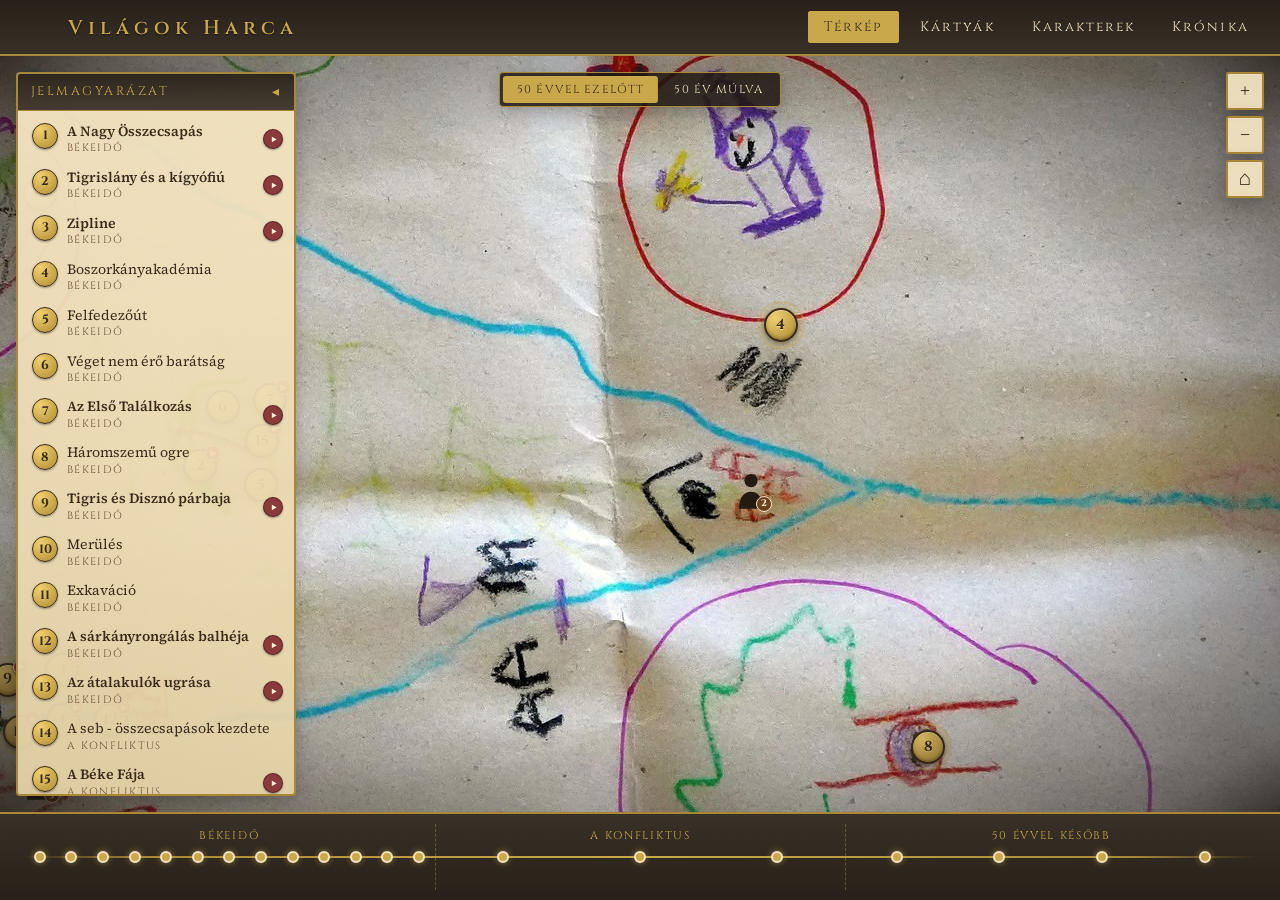
<file: index.html>
<!DOCTYPE html>
<html lang="hu">
<head>
  <meta charset="UTF-8" />
  <meta name="viewport" content="width=device-width, initial-scale=1.0, maximum-scale=5.0" />
  <meta name="description" content="Világok Harca — interaktív krónika az Aranyelme műhely gyermekei által teremtett világ történelméből." />
  <title>Világok Harca — Krónika</title>
  <link rel="preconnect" href="https://fonts.googleapis.com" />
  <link rel="preconnect" href="https://fonts.gstatic.com" crossorigin />
  <link href="https://fonts.googleapis.com/css2?family=Cinzel:wght@500;600;700&family=Cormorant+Garamond:ital,wght@0,400;0,600;1,400&family=Source+Serif+Pro:ital,wght@0,400;0,600;1,400&display=swap" rel="stylesheet" />
  <link rel="stylesheet" href="css/style.css?v=20" />
  <link rel="stylesheet" href="css/cards.css?v=20" />
</head>
<body class="view-map">
  <header class="topbar">
    <button class="menu-btn" id="menuBtn" aria-label="Menü">
      <span></span><span></span><span></span>
    </button>
    <h1 class="title">Világok Harca</h1>
    <nav class="view-nav" aria-label="Nézetváltó">
      <button class="nav-btn active" data-view="map">Térkép</button>
      <button class="nav-btn" data-view="gallery">Kártyák</button>
      <button class="nav-btn" data-view="characters">Karakterek</button>
      <button class="nav-btn" data-view="chronicle">Krónika</button>
      <button class="nav-btn" id="adminToggle" title="Szerkesztő mód">Szerkesztő</button>
    </nav>
  </header>

  <main id="app">
    <!-- MAP VIEW -->
    <section class="view map-view" id="mapView">
      <div class="map-viewport" id="mapViewport">
        <div class="map-canvas" id="mapCanvas">
          <img class="map-image" id="mapImage" src="assets/map/terkep_lo.jpg" alt="A világ térképe" draggable="false" decoding="async" fetchpriority="high" />
          <div class="hotspots-layer" id="hotspotsLayer" aria-label="Helyszínek"></div>
          <div class="hotspots-layer character-pins-layer" id="characterPinsLayer" aria-label="Karakterek"></div>
        </div>
        <div class="map-vignette" aria-hidden="true"></div>
        <div class="hotspot-preview" id="hotspotPreview" hidden aria-hidden="true">
          <div class="hotspot-preview-card">
            <div class="hotspot-preview-img"><img id="hotspotPreviewImg" alt="" /></div>
            <div class="hotspot-preview-meta">
              <span class="hotspot-preview-num" id="hotspotPreviewNum"></span>
              <span class="hotspot-preview-title" id="hotspotPreviewTitle"></span>
              <span class="hotspot-preview-era" id="hotspotPreviewEra"></span>
            </div>
          </div>
        </div>
      </div>

      <!-- LEGEND -->
      <aside class="map-legend" id="mapLegend" aria-label="Jelmagyarázat">
        <button class="legend-toggle" id="legendToggle" aria-expanded="true" aria-controls="legendBody">
          <span class="legend-toggle-label">Jelmagyarázat</span>
          <span class="legend-toggle-chevron" aria-hidden="true">◂</span>
        </button>
        <div class="legend-body" id="legendBody">
          <ol class="legend-list" id="legendList"></ol>
        </div>
      </aside>
      <div class="map-variant-switch" id="mapVariantSwitch" role="group" aria-label="Térkép kora">
        <button class="map-variant-btn active" data-variant="present" type="button">50 évvel ezelőtt</button>
        <button class="map-variant-btn" data-variant="future" type="button">50 év múlva</button>
      </div>
      <div class="map-controls" aria-label="Térképvezérlők">
        <button class="map-btn" id="zoomIn" aria-label="Nagyítás">+</button>
        <button class="map-btn" id="zoomOut" aria-label="Kicsinyítés">−</button>
        <button class="map-btn" id="zoomReset" aria-label="Eredeti méret">⌂</button>
      </div>
      <p class="map-hint" id="mapHint">Húzd a térképet, görgess a nagyításhoz. Kattints a pecsétekre.</p>
    </section>

    <!-- GALLERY VIEW -->
    <section class="view gallery-view" id="galleryView" hidden>
      <div class="gallery-filter">
        <label for="eraFilter">Szűrő:</label>
        <select id="eraFilter">
          <option value="all">Minden korszak</option>
        </select>
      </div>
      <div class="gallery-grid" id="galleryGrid"></div>
    </section>

    <!-- CHARACTERS VIEW -->
    <section class="view characters-view" id="charactersView" hidden>
      <div class="gallery-filter">
        <label for="characterEraFilter">Szűrő:</label>
        <select id="characterEraFilter">
          <option value="all">Minden korszak</option>
        </select>
      </div>
      <div class="gallery-grid characters-grid" id="charactersGrid"></div>
    </section>

    <!-- CHRONICLE VIEW -->
    <section class="view chronicle-view" id="chronicleView" hidden>
      <div class="chronicle-scroll">
        <div class="chronicle-eras" id="chronicleEras"></div>
      </div>
    </section>
  </main>

  <!-- TIMELINE -->
  <footer class="timeline" id="timeline" aria-label="Idővonal">
    <div class="timeline-track" id="timelineTrack">
      <div class="timeline-line"></div>
      <div class="timeline-nodes" id="timelineNodes"></div>
      <div class="timeline-eras" id="timelineEras"></div>
    </div>
  </footer>

  <!-- CARD MODAL -->
  <div class="modal-backdrop" id="cardModal" hidden>
    <div class="modal-frame" role="dialog" aria-modal="true" aria-labelledby="modalTitle">
      <button class="modal-close" id="modalClose" aria-label="Bezárás">✕</button>
      <div class="card-stage">
        <div class="card" id="cardEl">
          <div class="card-face card-front">
            <img id="cardFrontImg" alt="" />
          </div>
          <div class="card-face card-back">
            <img id="cardBackImg" alt="" />
          </div>
        </div>
        <p class="flip-hint">Kattints a kártyára a fordításhoz</p>
      </div>
      <div class="card-meta">
        <h2 id="modalTitle"></h2>
        <p class="card-era">
          <span class="card-number" id="modalNumber"></span>
          <span class="label" id="modalEraLabel">Korszak:</span> <span id="modalEra"></span>
        </p>
        <section class="card-description-section" id="modalDescriptionSection" hidden>
          <h3 class="card-description-title">Leírás</h3>
          <p class="card-description" id="modalDescription"></p>
        </section>
        <section class="card-video-section" id="modalVideoSection" hidden>
          <button class="card-video-btn" id="modalVideoBtn" type="button">
            <span class="card-video-icon" aria-hidden="true">▶</span>
            <span class="card-video-label">Nézd meg a videót</span>
            <span class="card-video-title" id="modalVideoTitle"></span>
          </button>
        </section>
      </div>
      <div class="modal-nav">
        <button class="modal-nav-btn" id="prevCard">◄ Előző</button>
        <button class="modal-nav-btn" id="nextCard">Következő ►</button>
      </div>
    </div>
  </div>

  <!-- VIDEO MODAL -->
  <div class="video-backdrop" id="videoModal" hidden>
    <div class="video-frame" role="dialog" aria-modal="true" aria-labelledby="videoModalTitle">
      <button class="video-close" id="videoClose" aria-label="Bezárás">✕</button>
      <h2 class="video-title" id="videoModalTitle"></h2>
      <p class="video-desc" id="videoModalDesc" hidden></p>
      <div class="video-embed">
        <iframe id="videoIframe"
          src=""
          title="YouTube videó"
          frameborder="0"
          allow="accelerometer; autoplay; clipboard-write; encrypted-media; gyroscope; picture-in-picture; web-share"
          referrerpolicy="strict-origin-when-cross-origin"
          allowfullscreen></iframe>
      </div>
      <p class="video-cards-hint" id="videoCardsHint"></p>
    </div>
  </div>

  <!-- ADMIN PANEL (in-page sidebar editor) -->
  <aside class="admin-panel" id="adminPanel" hidden aria-label="Szerkesztő">
    <h2 class="admin-title">Szerkesztő</h2>
    <div class="admin-mode-switch" id="adminModeSwitch" role="group" aria-label="Szerkesztés típusa">
      <button class="admin-mode-btn active" data-mode="moment" type="button">Momentum</button>
      <button class="admin-mode-btn" data-mode="character" type="button">Karakter</button>
    </div>
    <p class="admin-hint" id="adminHint">Kattints a térképre új pecsét elhelyezéséhez, vagy egy meglévő pecsétre a szerkesztéshez.</p>
    <div class="admin-coords" id="adminCoords">Pozíció: —</div>

    <!-- MOMENTUM CARD FIELDS -->
    <div id="adminMomentFields">
      <div class="admin-field">
        <label for="adminTitle">Cím</label>
        <input type="text" id="adminTitle" placeholder="pl. A Nagy Összecsapás" />
      </div>
      <div class="admin-field">
        <label for="adminEra">Korszak</label>
        <select id="adminEra"></select>
      </div>
      <div class="admin-field">
        <label for="adminChronology">Kronológia (sorrend a korszakon belül)</label>
        <input type="number" id="adminChronology" min="1" step="1" placeholder="pl. 1, 2, 3…" />
      </div>
      <div class="admin-field">
        <label for="adminDesc">Leírás</label>
        <textarea id="adminDesc" placeholder="Rövid leírás a pillanatról..."></textarea>
      </div>
      <div class="admin-field">
        <label for="adminFront">Előlap kép</label>
        <input type="text" id="adminFront" placeholder="assets/cards/mc_Xa.webp" />
      </div>
      <div class="admin-field">
        <label for="adminBack">Hátlap kép</label>
        <input type="text" id="adminBack" placeholder="assets/cards/mc_Xb.webp" />
      </div>
    </div>

    <!-- CHARACTER CARD FIELDS -->
    <div id="adminCharacterFields" hidden>
      <div class="admin-field">
        <label for="adminCharPicker">Meglévő karakter szerkesztése</label>
        <select id="adminCharPicker">
          <option value="">— Új karakter —</option>
        </select>
      </div>
      <div class="admin-field">
        <label for="adminCharName">Név</label>
        <input type="text" id="adminCharName" placeholder="pl. Bóna" />
      </div>
      <div class="admin-field">
        <label for="adminCharAge">Életkor (szám, opcionális)</label>
        <input type="number" id="adminCharAge" min="0" step="1" placeholder="pl. 37" />
      </div>
      <div class="admin-field">
        <label for="adminCharAgeLabel">Életkor-felirat (opcionális, felülírja a számot)</label>
        <input type="text" id="adminCharAgeLabel" placeholder="pl. 14–15 éves, varázsló" />
      </div>
      <div class="admin-field">
        <label for="adminCharEra">Korszak</label>
        <select id="adminCharEra"></select>
      </div>
      <div class="admin-field">
        <label for="adminCharDesc">Leírás (életrajz)</label>
        <textarea id="adminCharDesc" placeholder="Rövid leírás a karakterről..."></textarea>
      </div>
      <div class="admin-field">
        <label for="adminCharFront">Előlap kép</label>
        <input type="text" id="adminCharFront" placeholder="assets/cards/ch_Xa.webp" />
      </div>
      <div class="admin-field">
        <label for="adminCharBack">Hátlap kép</label>
        <input type="text" id="adminCharBack" placeholder="assets/cards/ch_Xb.webp" />
      </div>
    </div>

    <hr class="admin-divider" />
    <button class="admin-btn admin-btn-primary" id="adminSave">Mentés</button>
    <button class="admin-btn admin-btn-secondary" id="adminCancel" hidden>Mégsem</button>
    <button class="admin-btn admin-btn-danger" id="adminDelete" hidden>Pecsét törlése</button>
    <hr class="admin-divider" />
    <section class="admin-section" aria-label="GitHub szinkron">
      <h3 class="admin-section-title">Publikálás GitHub-ra</h3>
      <div class="admin-status" id="adminPublishStatus">Add meg a GitHub PAT-et (contents:write jogosultsággal), majd kattints a Publikálás gombra. A token ebben a böngészőben tárolódik.</div>
      <div class="admin-field">
        <label for="adminRepoOwner">Repo tulajdonos</label>
        <input type="text" id="adminRepoOwner" placeholder="aranyelme" />
      </div>
      <div class="admin-field">
        <label for="adminRepoName">Repo név</label>
        <input type="text" id="adminRepoName" placeholder="vilagok-harca" />
      </div>
      <div class="admin-field">
        <label for="adminRepoBranch">Branch</label>
        <input type="text" id="adminRepoBranch" placeholder="main" />
      </div>
      <div class="admin-field">
        <label for="adminToken">GitHub PAT</label>
        <input type="password" id="adminToken" placeholder="ghp_… vagy github_pat_…" autocomplete="off" spellcheck="false" />
      </div>
      <button class="admin-btn admin-btn-primary" id="adminPublish">Mentés és publikálás</button>
      <button class="admin-btn admin-btn-secondary" id="adminForgetToken">Token törlése a böngészőből</button>
    </section>
    <hr class="admin-divider" />
    <button class="admin-btn admin-btn-secondary" id="adminExport">JSON exportálás (letöltés)</button>
    <button class="admin-btn admin-btn-secondary" id="adminLock">Szerkesztő kizárása</button>
  </aside>

  <!-- SIDE DRAWER -->
  <aside class="drawer" id="drawer" hidden aria-label="Menü">
    <button class="drawer-close" id="drawerClose" aria-label="Bezárás">✕</button>
    <h2>Világok Harca</h2>
    <p class="drawer-sub">Az Aranyelme műhely krónikája</p>
    <nav class="drawer-nav">
      <button class="drawer-link" data-view="map">Térkép</button>
      <button class="drawer-link" data-view="gallery">Kártyagyűjtemény</button>
      <button class="drawer-link" data-view="characters">Karakterek</button>
      <button class="drawer-link" data-view="chronicle">Krónika</button>
    </nav>
    <p class="drawer-footer">Richard Fejes &amp; az Aranyelme műhely · 2026</p>
  </aside>

  <script src="js/data-loader.js?v=20"></script>
  <script src="js/map.js?v=20"></script>
  <script src="js/cards.js?v=20"></script>
  <script src="js/characters.js?v=20"></script>
  <script src="js/legend.js?v=20"></script>
  <script src="js/videos.js?v=20"></script>
  <script src="js/timeline.js?v=20"></script>
  <script src="js/chronicle.js?v=20"></script>
  <script src="js/github-sync.js?v=20"></script>
  <script src="js/admin.js?v=20"></script>
  <script src="js/app.js?v=20"></script>
</body>
</html>
</file>
<file: css/style.css>
/* =========================================================
   VILÁGOK HARCA — Core styles
   Fantasy archive aesthetic: parchment, ink, gold
   ========================================================= */

:root {
  --parchment: #f4e4c1;
  --parchment-light: #faf0d6;
  --parchment-dark: #e6d3a8;
  --ink: #3a2a1a;
  --ink-soft: #6b5238;
  --gold: #c9a84c;
  --gold-dim: #a88838;
  --red: #8b3a3a;
  --forest: #2d4a2d;
  --bg-deep: #1f1812;

  --shadow-soft: 0 4px 18px rgba(0, 0, 0, 0.25);
  --shadow-card: 0 10px 30px rgba(0, 0, 0, 0.45);
  --font-title: 'Cinzel', 'Cormorant Garamond', 'Times New Roman', serif;
  --font-body: 'Source Serif Pro', 'Georgia', serif;
  --topbar-h: 56px;
  --timeline-h: 88px;
}

* { box-sizing: border-box; }

html, body {
  margin: 0;
  padding: 0;
  height: 100%;
  background: var(--bg-deep);
  color: var(--ink);
  font-family: var(--font-body);
  -webkit-font-smoothing: antialiased;
  overflow: hidden;
}

body {
  background-color: var(--parchment);
  background-image:
    radial-gradient(ellipse at center, rgba(255, 244, 210, 0.25) 0%, transparent 60%),
    url("data:image/svg+xml;utf8,<svg xmlns='http://www.w3.org/2000/svg' width='400' height='400' viewBox='0 0 400 400'><filter id='n'><feTurbulence type='fractalNoise' baseFrequency='0.85' numOctaves='2' stitchTiles='stitch'/><feColorMatrix values='0 0 0 0 0.22, 0 0 0 0 0.16, 0 0 0 0 0.10, 0 0 0 0.08 0'/></filter><rect width='400' height='400' filter='url(%23n)' opacity='0.6'/></svg>");
  background-blend-mode: multiply;
}

/* =========================================================
   TOPBAR
   ========================================================= */
.topbar {
  position: fixed;
  top: 0;
  left: 0;
  right: 0;
  height: var(--topbar-h);
  display: flex;
  align-items: center;
  padding: 0 1rem;
  background: linear-gradient(to bottom, rgba(31, 24, 18, 0.96), rgba(31, 24, 18, 0.88));
  color: var(--parchment);
  border-bottom: 2px solid var(--gold-dim);
  z-index: 100;
  gap: 1rem;
}

.menu-btn {
  background: transparent;
  border: none;
  cursor: pointer;
  width: 36px;
  height: 36px;
  display: flex;
  flex-direction: column;
  justify-content: center;
  gap: 4px;
  padding: 0;
}
.menu-btn span {
  display: block;
  height: 2px;
  background: var(--gold);
  border-radius: 1px;
}

.title {
  font-family: var(--font-title);
  font-weight: 600;
  font-size: 1.25rem;
  letter-spacing: 0.25em;
  margin: 0;
  color: var(--gold);
  text-shadow: 0 1px 2px rgba(0, 0, 0, 0.6);
  flex: 1;
}

.view-nav {
  display: flex;
  gap: 0.4rem;
}

.nav-btn {
  font-family: var(--font-title);
  background: transparent;
  color: var(--parchment);
  border: 1px solid transparent;
  padding: 0.4rem 0.9rem;
  font-size: 0.85rem;
  letter-spacing: 0.15em;
  cursor: pointer;
  border-radius: 2px;
  transition: all 0.2s ease;
}
.nav-btn:hover:not(:disabled) {
  border-color: var(--gold-dim);
  color: var(--gold);
}
.nav-btn.active {
  background: var(--gold);
  color: var(--ink);
  border-color: var(--gold);
}
.nav-btn:disabled {
  opacity: 0.4;
  cursor: not-allowed;
}
#adminToggle { display: none; }
body.admin-unlocked #adminToggle { display: inline-block; }

/* =========================================================
   MAIN / VIEWS
   ========================================================= */
main {
  position: fixed;
  top: var(--topbar-h);
  bottom: var(--timeline-h);
  left: 0;
  right: 0;
  overflow: hidden;
}

.view { width: 100%; height: 100%; }

/* =========================================================
   MAP VIEW
   ========================================================= */
.map-view { position: relative; }

.map-viewport {
  position: absolute;
  inset: 0;
  overflow: hidden;
  cursor: grab;
  background:
    radial-gradient(ellipse at center, #2a2018 0%, #15100a 100%);
  /* Isolate map rendering so paint/layout don't spill into the rest of the page. */
  contain: strict;
}

.map-viewport.dragging { cursor: grabbing; }

.map-canvas {
  position: absolute;
  top: 50%;
  left: 50%;
  transform-origin: 0 0;
  will-change: transform;
  user-select: none;
  /* Promote to its own compositor layer so pan/zoom is GPU-only. */
  transform: translateZ(0);
  backface-visibility: hidden;
}

.map-image {
  display: block;
  width: 100%;
  height: 100%;
  max-width: none;
  pointer-events: none;
  /* Filter is baked into the image files (terkep_lo/md/hi.jpg) — no CSS filter. */
  /* Lower-cost scaling during transforms. */
  image-rendering: auto;
}

.map-vignette {
  position: absolute;
  inset: 0;
  pointer-events: none;
  background: radial-gradient(
    ellipse at center,
    transparent 55%,
    rgba(31, 24, 18, 0.55) 90%,
    rgba(31, 24, 18, 0.85) 100%
  );
  /* Vignette is a pure overlay; keep it off the map canvas's compositing path. */
  will-change: opacity;
  transition: opacity 0.2s ease;
}

/* Adaptive quality: during pan/zoom drop costly animations to keep 60fps.
   The LOD swapper in map.js also holds back higher-res image upgrades
   until interaction ends. */
.map-viewport.interacting .hotspot::after { animation: none; opacity: 0.25; }
.map-viewport.interacting .map-vignette { opacity: 0.4; }

.hotspots-layer {
  position: absolute;
  top: 0;
  left: 0;
  width: 100%;
  height: 100%;
  pointer-events: none;
}

.hotspot {
  position: absolute;
  width: 34px;
  height: 34px;
  transform: translate(-50%, -50%);
  cursor: pointer;
  pointer-events: auto;
  border: 2px solid var(--ink);
  border-radius: 50%;
  background: radial-gradient(circle at 30% 25%, #f0d070 0%, var(--gold) 55%, var(--gold-dim) 100%);
  padding: 0;
  z-index: 5;
  box-shadow:
    0 0 10px rgba(201, 168, 76, 0.7),
    0 2px 5px rgba(0, 0, 0, 0.5),
    inset 0 1px 1px rgba(255, 240, 200, 0.55),
    inset 0 -2px 3px rgba(0, 0, 0, 0.25);
  transition: transform 0.15s ease, box-shadow 0.15s ease;
}

.hotspot::after {
  content: '';
  position: absolute;
  top: 50%;
  left: 50%;
  transform: translate(-50%, -50%);
  width: 44px;
  height: 44px;
  border-radius: 50%;
  border: 2px solid var(--gold);
  opacity: 0.35;
  animation: hotspotPulse 2.4s ease-in-out infinite;
  z-index: -1;
  pointer-events: none;
}

.hotspot-num {
  font-family: var(--font-title);
  font-weight: 700;
  font-size: 0.9rem;
  letter-spacing: 0;
  color: var(--ink);
  line-height: 1;
  text-shadow: 0 1px 0 rgba(255, 240, 200, 0.55);
  display: block;
  position: relative;
  z-index: 1;
  pointer-events: none;
  user-select: none;
}

.hotspot:hover {
  transform: translate(-50%, -50%) scale(1.15);
  box-shadow:
    0 0 16px rgba(201, 168, 76, 0.95),
    0 4px 8px rgba(0, 0, 0, 0.5),
    inset 0 1px 1px rgba(255, 240, 200, 0.7),
    inset 0 -2px 3px rgba(0, 0, 0, 0.25);
  z-index: 6;
}

.hotspot.active {
  box-shadow:
    0 0 0 3px var(--parchment),
    0 0 18px rgba(201, 168, 76, 0.95),
    0 4px 10px rgba(0, 0, 0, 0.5);
}

.hotspot.legend-highlight {
  transform: translate(-50%, -50%) scale(1.35);
  box-shadow:
    0 0 0 3px var(--parchment),
    0 0 22px rgba(240, 208, 112, 1),
    0 4px 12px rgba(0, 0, 0, 0.55),
    inset 0 1px 1px rgba(255, 240, 200, 0.8),
    inset 0 -2px 3px rgba(0, 0, 0, 0.25);
  z-index: 7;
}
.hotspot.legend-highlight::after {
  opacity: 0.75;
  animation-duration: 1.2s;
}

@keyframes hotspotPulse {
  0%, 100% {
    transform: translate(-50%, -50%) scale(0.7);
    opacity: 0.55;
  }
  50% {
    transform: translate(-50%, -50%) scale(1.35);
    opacity: 0.05;
  }
}

.hotspot.dimmed { opacity: 0.18; pointer-events: none; }

/* Character pins — the marker SHAPE itself is a head-and-shoulders figure, so
   a person reads as a person on the map regardless of colour, clearly apart
   from the round moment seals. Drawn as a CSS mask so the silhouette is the
   pin's actual outline; a small number badge sits in the corner. */
.hotspot.character-pin {
  width: 30px;
  height: 38px;
  background: none;
  border: none;
  border-radius: 0;
  box-shadow: none;
}
.hotspot.character-pin::after { content: none; }

/* The figure: a solid silhouette masked into a head + shoulders shape. The
   pale glow + dark fill is only for legibility on the map — the shape carries
   the meaning. */
.hotspot.character-pin::before {
  content: '';
  position: absolute;
  inset: 0;
  background: #241a10;
  -webkit-mask: center / contain no-repeat var(--char-figure);
  mask: center / contain no-repeat var(--char-figure);
  filter:
    drop-shadow(0 0 1.5px rgba(244, 228, 193, 0.95))
    drop-shadow(0 1px 1px rgba(0, 0, 0, 0.6));
}
.hotspot.character-pin {
  --char-figure: url("data:image/svg+xml,%3Csvg xmlns='http://www.w3.org/2000/svg' viewBox='0 0 24 30'%3E%3Ccircle cx='12' cy='7.4' r='5.3'/%3E%3Cpath d='M2.4 30C2.4 20.8 6.6 16.4 12 16.4S21.6 20.8 21.6 30Z'/%3E%3C/svg%3E");
}

/* Number badge tucked at the lower-right so it never covers the figure. */
.hotspot.character-pin .character-pin-num {
  position: absolute;
  right: -6px;
  bottom: -3px;
  min-width: 16px;
  height: 16px;
  padding: 0 3px;
  display: flex;
  align-items: center;
  justify-content: center;
  background: #6b4220;
  color: #fff4d8;
  border: 1.5px solid var(--parchment);
  border-radius: 8px;
  font-family: var(--font-title);
  font-weight: 700;
  font-size: 0.6rem;
  line-height: 1;
  text-shadow: none;
  z-index: 2;
}

.hotspot.character-pin:hover {
  transform: translate(-50%, -50%) scale(1.18);
}
.hotspot.character-pin:hover::before {
  filter:
    drop-shadow(0 0 2px rgba(244, 228, 193, 1))
    drop-shadow(0 1px 2px rgba(0, 0, 0, 0.7));
}

/* Small play-triangle badge on pins whose card has an associated video. */
.hotspot-video-badge {
  position: absolute;
  top: -6px;
  right: -6px;
  width: 16px;
  height: 16px;
  border-radius: 50%;
  background: var(--red);
  color: var(--parchment-light);
  border: 1.5px solid var(--parchment);
  font-size: 0.55rem;
  line-height: 1;
  display: flex;
  align-items: center;
  justify-content: center;
  padding-left: 1px;
  box-shadow: 0 1px 3px rgba(0, 0, 0, 0.5);
  pointer-events: none;
  z-index: 2;
}
.hotspot.has-video:hover .hotspot-video-badge {
  transform: scale(1.1);
  transition: transform 0.15s ease;
}

/* =========================================================
   HOTSPOT HOVER PREVIEW
   ========================================================= */
.hotspot-preview {
  position: absolute;
  z-index: 40;
  pointer-events: none;
  opacity: 0;
  transform: translateY(4px);
  transition: opacity 0.18s ease, transform 0.18s ease;
  filter: drop-shadow(0 10px 18px rgba(0, 0, 0, 0.55));
}
.hotspot-preview:not([hidden]) {
  opacity: 1;
  transform: translateY(0);
}

.hotspot-preview-card {
  width: 220px;
  background: var(--parchment);
  border: 2px solid var(--gold);
  border-radius: 4px;
  padding: 8px 8px 10px;
  font-family: var(--font-body);
  color: var(--ink);
  background-image:
    radial-gradient(ellipse at 20% 15%, rgba(201, 168, 76, 0.15) 0%, transparent 50%),
    radial-gradient(ellipse at 80% 85%, rgba(139, 58, 58, 0.1) 0%, transparent 50%);
}

.hotspot-preview-img {
  width: 100%;
  aspect-ratio: 3 / 5;
  background: var(--parchment-dark);
  border: 1px solid var(--ink-soft);
  overflow: hidden;
  display: flex;
  align-items: center;
  justify-content: center;
}
.hotspot-preview-img img {
  width: 100%;
  height: 100%;
  object-fit: contain;
  display: block;
}

.hotspot-preview-meta {
  padding: 6px 2px 0;
  display: flex;
  flex-direction: column;
  gap: 2px;
  text-align: center;
}
.hotspot-preview-num {
  font-family: var(--font-title);
  font-size: 0.72rem;
  letter-spacing: 0.15em;
  color: var(--gold-dim);
}
.hotspot-preview-num::before { content: '№ '; }
.hotspot-preview-num:empty { display: none; }
.hotspot-preview-title {
  font-family: var(--font-title);
  font-size: 0.88rem;
  letter-spacing: 0.04em;
  color: var(--ink);
  line-height: 1.2;
}
.hotspot-preview-era {
  font-style: italic;
  font-size: 0.78rem;
  color: var(--ink-soft);
}

/* =========================================================
   MAP LEGEND (collapsible)
   ========================================================= */
.map-legend {
  position: absolute;
  left: 16px;
  top: 16px;
  bottom: 16px;
  width: 280px;
  display: flex;
  flex-direction: column;
  z-index: 20;
  font-family: var(--font-body);
  color: var(--ink);
  background: linear-gradient(180deg, rgba(244, 228, 193, 0.96), rgba(230, 211, 168, 0.94));
  border: 2px solid var(--gold-dim);
  border-radius: 4px;
  box-shadow: var(--shadow-soft);
  transition: width 0.25s ease, transform 0.25s ease;
  overflow: hidden;
}

.map-legend.collapsed {
  width: 44px;
}
.map-legend.collapsed .legend-body { display: none; }
.map-legend.collapsed .legend-toggle-label { display: none; }
.map-legend.collapsed .legend-toggle-chevron { transform: rotate(180deg); }

.legend-toggle {
  display: flex;
  align-items: center;
  justify-content: space-between;
  gap: 0.5rem;
  background: linear-gradient(to bottom, rgba(31, 24, 18, 0.92), rgba(31, 24, 18, 0.82));
  color: var(--gold);
  border: none;
  border-bottom: 1px solid var(--gold-dim);
  padding: 0.55rem 0.8rem;
  font-family: var(--font-title);
  font-size: 0.78rem;
  letter-spacing: 0.2em;
  text-transform: uppercase;
  cursor: pointer;
  width: 100%;
}
.legend-toggle:hover { color: #f0d070; }
.legend-toggle-chevron {
  display: inline-block;
  transition: transform 0.2s ease;
  font-size: 0.85rem;
  color: var(--gold);
}

.legend-body {
  flex: 1;
  overflow-y: auto;
  padding: 0.4rem 0.3rem 0.4rem 0.5rem;
}

.legend-list {
  list-style: none;
  margin: 0;
  padding: 0;
  display: flex;
  flex-direction: column;
  gap: 2px;
}

.legend-item {
  display: flex;
  align-items: flex-start;
  gap: 0.55rem;
  padding: 0.35rem 0.4rem;
  border-radius: 3px;
  cursor: pointer;
  transition: background 0.15s ease;
}
.legend-item:hover {
  background: rgba(201, 168, 76, 0.22);
}

.legend-num {
  flex: 0 0 26px;
  height: 26px;
  min-width: 26px;
  border-radius: 50%;
  background: radial-gradient(circle at 30% 25%, #f0d070, var(--gold) 60%, var(--gold-dim));
  border: 1.5px solid var(--ink);
  color: var(--ink);
  font-family: var(--font-title);
  font-weight: 700;
  font-size: 0.78rem;
  display: flex;
  align-items: center;
  justify-content: center;
  box-shadow: 0 1px 2px rgba(0, 0, 0, 0.35);
}

.legend-text {
  display: flex;
  flex-direction: column;
  line-height: 1.25;
  min-width: 0;
}
.legend-title {
  font-family: var(--font-body);
  font-size: 0.88rem;
  color: var(--ink);
  overflow-wrap: break-word;
}
.legend-era {
  font-family: var(--font-title);
  font-size: 0.66rem;
  letter-spacing: 0.12em;
  text-transform: uppercase;
  color: var(--ink-soft);
  margin-top: 2px;
}

.legend-video-badge {
  flex: 0 0 auto;
  align-self: center;
  margin-left: auto;
  width: 20px;
  height: 20px;
  border-radius: 50%;
  background: var(--red);
  color: var(--parchment-light);
  font-size: 0.62rem;
  line-height: 1;
  display: flex;
  align-items: center;
  justify-content: center;
  padding-left: 1.5px;
  border: 1px solid rgba(0, 0, 0, 0.35);
  box-shadow: 0 1px 2px rgba(0, 0, 0, 0.4);
}
.legend-item.has-video .legend-title {
  font-weight: 600;
}

body.admin-active .map-legend { display: none; }

@media (max-width: 720px) {
  .map-legend { width: 240px; left: 10px; top: 10px; bottom: 10px; }
  .map-legend.collapsed { width: 42px; }
}
@media (max-width: 520px) {
  .map-legend { width: 220px; }
}

.map-controls {
  position: absolute;
  right: 16px;
  top: 16px;
  display: flex;
  flex-direction: column;
  gap: 6px;
  z-index: 10;
}

.map-btn {
  width: 38px;
  height: 38px;
  font-family: var(--font-title);
  font-size: 1.3rem;
  background: rgba(244, 228, 193, 0.94);
  color: var(--ink);
  border: 2px solid var(--gold-dim);
  border-radius: 3px;
  cursor: pointer;
  box-shadow: var(--shadow-soft);
  transition: background 0.15s;
}
.map-btn:hover { background: var(--gold); }

.map-hint {
  position: absolute;
  bottom: 10px;
  left: 50%;
  transform: translateX(-50%);
  font-family: var(--font-body);
  font-style: italic;
  font-size: 0.82rem;
  color: var(--parchment);
  background: rgba(31, 24, 18, 0.65);
  padding: 0.4rem 0.9rem;
  border-radius: 20px;
  pointer-events: none;
  opacity: 0.85;
  animation: hintFade 6s ease-out forwards;
}
@keyframes hintFade {
  0%, 70% { opacity: 0.85; }
  100% { opacity: 0; }
}

.map-variant-switch {
  position: absolute;
  top: 16px;
  left: 50%;
  transform: translateX(-50%);
  display: flex;
  gap: 2px;
  z-index: 10;
  background: rgba(31, 24, 18, 0.85);
  border: 1px solid var(--gold-dim);
  border-radius: 4px;
  padding: 3px;
  box-shadow: var(--shadow-soft);
}
.map-variant-btn {
  font-family: var(--font-title);
  font-size: 0.72rem;
  letter-spacing: 0.1em;
  text-transform: uppercase;
  background: transparent;
  color: var(--parchment);
  border: none;
  padding: 6px 14px;
  cursor: pointer;
  border-radius: 3px;
  transition: background 0.15s, color 0.15s;
}
.map-variant-btn:hover { background: rgba(201, 168, 76, 0.25); }
.map-variant-btn.active {
  background: var(--gold);
  color: var(--ink);
}
@media (max-width: 640px) {
  .map-variant-switch { top: 8px; }
  .map-variant-btn { padding: 5px 10px; font-size: 0.66rem; }
}

/* =========================================================
   GALLERY VIEW
   ========================================================= */
.gallery-view,
.characters-view {
  overflow-y: auto;
  padding: 2rem 1.5rem 3rem;
}

.gallery-filter {
  display: flex;
  align-items: center;
  gap: 0.8rem;
  max-width: 1200px;
  margin: 0 auto 2rem;
  font-family: var(--font-title);
  letter-spacing: 0.1em;
  color: var(--ink);
}

.gallery-filter select {
  font-family: var(--font-body);
  background: var(--parchment-light);
  border: 1px solid var(--ink-soft);
  padding: 0.4rem 0.7rem;
  color: var(--ink);
  border-radius: 3px;
  font-size: 1rem;
}

.gallery-grid {
  display: grid;
  grid-template-columns: repeat(auto-fill, minmax(200px, 1fr));
  gap: 1.6rem;
  max-width: 1200px;
  margin: 0 auto;
}

.gallery-card {
  position: relative;
  aspect-ratio: 3 / 5;
  background: var(--parchment-light);
  border: 1px solid var(--ink-soft);
  box-shadow: var(--shadow-soft);
  cursor: pointer;
  overflow: hidden;
  transition: transform 0.25s ease, box-shadow 0.25s ease;
}
.gallery-card:hover {
  transform: translateY(-4px) rotate(-0.4deg);
  box-shadow: 0 12px 28px rgba(0, 0, 0, 0.35);
}
.gallery-card img {
  width: 100%;
  height: 100%;
  object-fit: contain;
  background: var(--parchment-dark);
  display: block;
}
.gallery-card .gc-label {
  position: absolute;
  left: 0;
  right: 0;
  bottom: 0;
  padding: 0.6rem 0.8rem;
  background: linear-gradient(to top, rgba(31, 24, 18, 0.9), transparent);
  color: var(--parchment);
  font-family: var(--font-title);
  font-size: 0.82rem;
  letter-spacing: 0.05em;
}
.gallery-card.placeholder {
  display: flex;
  align-items: center;
  justify-content: center;
  color: var(--ink-soft);
  font-style: italic;
  font-size: 0.85rem;
  text-align: center;
  padding: 1rem;
}

.gallery-video-badge {
  position: absolute;
  top: 8px;
  right: 8px;
  width: 28px;
  height: 28px;
  border-radius: 50%;
  background: var(--red);
  color: var(--parchment-light);
  font-size: 0.78rem;
  line-height: 1;
  display: flex;
  align-items: center;
  justify-content: center;
  padding-left: 2px;
  border: 1.5px solid var(--parchment);
  box-shadow: 0 2px 6px rgba(0, 0, 0, 0.45);
  pointer-events: none;
}

/* =========================================================
   TIMELINE
   ========================================================= */
.timeline {
  position: fixed;
  bottom: 0;
  left: 0;
  right: 0;
  height: var(--timeline-h);
  background: linear-gradient(to top, rgba(31, 24, 18, 0.96), rgba(31, 24, 18, 0.88));
  border-top: 2px solid var(--gold-dim);
  padding: 0.6rem 1.5rem;
  z-index: 50;
}

.timeline-track {
  position: relative;
  width: 100%;
  height: 100%;
}

.timeline-line {
  position: absolute;
  top: 50%;
  left: 0;
  right: 0;
  height: 2px;
  background: linear-gradient(
    to right,
    transparent,
    var(--gold-dim) 10%,
    var(--gold) 50%,
    var(--gold-dim) 90%,
    transparent
  );
  transform: translateY(-50%);
}

.timeline-nodes {
  position: absolute;
  top: 0;
  left: 0;
  right: 0;
  bottom: 0;
  pointer-events: none;
}

.timeline-node {
  position: absolute;
  top: 50%;
  width: 12px;
  height: 12px;
  border-radius: 50%;
  background: var(--gold);
  border: 2px solid var(--parchment);
  transform: translate(-50%, -50%);
  cursor: pointer;
  pointer-events: auto;
  box-shadow: 0 0 6px rgba(201, 168, 76, 0.6);
  transition: transform 0.15s;
}
.timeline-node:hover { transform: translate(-50%, -50%) scale(1.4); }

.timeline-eras {
  position: absolute;
  top: 0;
  left: 0;
  right: 0;
  bottom: 0;
}

.timeline-era {
  position: absolute;
  top: 0;
  bottom: 0;
  display: flex;
  align-items: flex-start;
  justify-content: center;
  padding-top: 4px;
  border-left: 1px dashed rgba(201, 168, 76, 0.35);
  cursor: pointer;
  transition: background 0.2s;
}
.timeline-era:first-child { border-left: none; }
.timeline-era:hover { background: rgba(201, 168, 76, 0.1); }
.timeline-era.active { background: rgba(201, 168, 76, 0.18); }
.timeline-era-label {
  font-family: var(--font-title);
  font-size: 0.7rem;
  letter-spacing: 0.15em;
  color: var(--gold);
  text-transform: uppercase;
  white-space: nowrap;
  overflow: hidden;
  text-overflow: ellipsis;
  max-width: 95%;
  text-align: center;
}
.timeline-era.active .timeline-era-label { color: var(--parchment); font-weight: 700; }

.timeline-reset {
  position: absolute;
  right: 8px;
  top: 4px;
  background: transparent;
  border: 1px solid var(--gold-dim);
  color: var(--gold);
  font-family: var(--font-title);
  font-size: 0.7rem;
  letter-spacing: 0.1em;
  padding: 0.2rem 0.5rem;
  border-radius: 2px;
  cursor: pointer;
}
.timeline-reset:hover { background: var(--gold); color: var(--ink); }

/* =========================================================
   DRAWER
   ========================================================= */
.drawer {
  position: fixed;
  top: 0;
  left: 0;
  bottom: 0;
  width: 300px;
  background: var(--parchment);
  box-shadow: 4px 0 24px rgba(0, 0, 0, 0.4);
  padding: 1.5rem;
  z-index: 200;
  transform: translateX(-100%);
  transition: transform 0.25s ease;
  border-right: 4px solid var(--gold);
}
.drawer:not([hidden]) { transform: translateX(0); }
.drawer h2 {
  font-family: var(--font-title);
  color: var(--ink);
  letter-spacing: 0.2em;
  margin: 2rem 0 0.2rem;
}
.drawer-sub {
  font-style: italic;
  color: var(--ink-soft);
  margin: 0 0 1.5rem;
}
.drawer-close {
  position: absolute;
  top: 10px;
  right: 12px;
  background: transparent;
  border: none;
  font-size: 1.4rem;
  cursor: pointer;
  color: var(--ink);
}
.drawer-nav { display: flex; flex-direction: column; gap: 0.4rem; }
.drawer-link {
  font-family: var(--font-title);
  background: transparent;
  border: 1px solid var(--ink-soft);
  padding: 0.6rem 0.8rem;
  text-align: left;
  color: var(--ink);
  letter-spacing: 0.1em;
  cursor: pointer;
}
.drawer-link:hover { background: var(--gold); border-color: var(--gold); }
.drawer-footer {
  position: absolute;
  bottom: 1rem;
  left: 1.5rem;
  right: 1.5rem;
  font-style: italic;
  font-size: 0.78rem;
  color: var(--ink-soft);
  margin: 0;
}

/* =========================================================
   ADMIN PANEL (in-page sidebar editor)
   ========================================================= */
.admin-panel {
  position: fixed;
  top: var(--topbar-h);
  right: 0;
  width: 380px;
  bottom: var(--timeline-h);
  background: linear-gradient(180deg, rgba(31, 24, 18, 0.97), rgba(31, 24, 18, 0.92));
  border-left: 2px solid var(--gold-dim);
  padding: 1.2rem 1.3rem;
  overflow-y: auto;
  color: var(--parchment);
  z-index: 90;
  box-shadow: -6px 0 20px rgba(0, 0, 0, 0.35);
}

body.admin-active main { right: 380px; }

.admin-title {
  font-family: var(--font-title);
  color: var(--gold);
  letter-spacing: 0.2em;
  text-transform: uppercase;
  font-size: 1rem;
  margin: 0 0 0.5rem;
  padding-bottom: 0.4rem;
  border-bottom: 1px solid var(--gold-dim);
}

/* Momentum / Karakter editor toggle. */
.admin-mode-switch {
  display: flex;
  gap: 0;
  margin: 0 0 0.8rem;
  border: 1px solid var(--gold-dim);
  border-radius: 4px;
  overflow: hidden;
}
.admin-mode-btn {
  flex: 1;
  font-family: var(--font-title);
  text-transform: uppercase;
  letter-spacing: 0.1em;
  font-size: 0.74rem;
  padding: 0.5rem 0.4rem;
  background: rgba(244, 228, 193, 0.05);
  color: var(--parchment-dark);
  border: none;
  cursor: pointer;
  transition: background 0.15s ease, color 0.15s ease;
}
.admin-mode-btn + .admin-mode-btn { border-left: 1px solid var(--gold-dim); }
.admin-mode-btn:hover { background: rgba(201, 168, 76, 0.18); }
.admin-mode-btn.active {
  background: var(--gold);
  color: var(--ink);
}

.admin-hint {
  font-style: italic;
  color: var(--parchment-dark);
  font-size: 0.85rem;
  line-height: 1.4;
  margin: 0 0 1rem;
}

.admin-coords {
  background: rgba(201, 168, 76, 0.12);
  border: 1px solid var(--gold-dim);
  color: var(--gold);
  font-family: 'Courier New', monospace;
  font-size: 0.8rem;
  padding: 0.45rem 0.6rem;
  border-radius: 3px;
  margin-bottom: 1rem;
}

.admin-field {
  display: flex;
  flex-direction: column;
  margin-bottom: 0.8rem;
}
.admin-field label {
  font-family: var(--font-title);
  text-transform: uppercase;
  color: var(--gold-dim);
  font-size: 0.72rem;
  letter-spacing: 0.12em;
  margin-bottom: 0.3rem;
}
.admin-field input,
.admin-field select,
.admin-field textarea {
  font-family: var(--font-body);
  background: rgba(244, 228, 193, 0.08);
  border: 1px solid var(--gold-dim);
  color: var(--parchment);
  font-size: 0.9rem;
  padding: 0.45rem 0.6rem;
  border-radius: 3px;
}
.admin-field input:focus,
.admin-field select:focus,
.admin-field textarea:focus {
  outline: none;
  border-color: var(--gold);
  box-shadow: 0 0 6px rgba(201, 168, 76, 0.3);
}
.admin-field textarea {
  min-height: 70px;
  resize: vertical;
}
.admin-field select option {
  background: var(--bg-deep);
  color: var(--parchment);
}

.admin-divider {
  border: none;
  border-top: 1px solid rgba(201, 168, 76, 0.25);
  margin: 1rem 0 0.8rem;
}

.admin-btn {
  font-family: var(--font-title);
  font-size: 0.78rem;
  letter-spacing: 0.1em;
  text-transform: uppercase;
  padding: 0.55rem 0.9rem;
  cursor: pointer;
  border-radius: 3px;
  width: 100%;
  margin-bottom: 0.4rem;
  transition: background 0.2s, color 0.2s;
}
.admin-btn-primary {
  background: var(--gold-dim);
  color: var(--ink);
  border: 1px solid var(--gold);
}
.admin-btn-primary:hover { background: var(--gold); }
.admin-btn-secondary {
  background: transparent;
  border: 1px solid var(--gold-dim);
  color: var(--parchment-dark);
}
.admin-btn-secondary:hover {
  background: rgba(201, 168, 76, 0.12);
  color: var(--gold);
}
.admin-btn-danger {
  background: transparent;
  border: 1px solid var(--red);
  color: #d97878;
}
.admin-btn-danger:hover {
  background: var(--red);
  color: var(--parchment);
}

/* Red ghost pin shown while a card is being placed or moved. */
.admin-new-pin {
  position: absolute;
  width: 20px;
  height: 20px;
  transform: translate(-50%, -50%);
  border-radius: 50%;
  background: radial-gradient(circle at 30% 30%, #e05555, #8b3a3a);
  border: 2px solid var(--parchment);
  box-shadow: 0 0 10px rgba(224, 85, 85, 0.75);
  pointer-events: none;
  animation: adminPinPulse 1.4s ease-in-out infinite;
  z-index: 6;
}
@keyframes adminPinPulse {
  0%, 100% { box-shadow: 0 0 10px rgba(224, 85, 85, 0.6); }
  50%      { box-shadow: 0 0 18px rgba(224, 85, 85, 0.95); }
}

body.admin-active .map-viewport { cursor: crosshair; }
body.admin-active .map-viewport.dragging { cursor: grabbing; }
body.admin-active .hotspot { cursor: grab; touch-action: none; }
body.admin-active .hotspot.dragging { cursor: grabbing; }

/* Settings block inside the admin panel (GitHub sync config). */
.admin-section {
  margin-top: 0.6rem;
}
.admin-section-title {
  font-family: var(--font-title);
  text-transform: uppercase;
  color: var(--gold);
  letter-spacing: 0.15em;
  font-size: 0.72rem;
  margin: 0 0 0.5rem;
}
.admin-status {
  font-size: 0.8rem;
  line-height: 1.4;
  padding: 0.5rem 0.6rem;
  border-radius: 3px;
  background: rgba(244, 228, 193, 0.06);
  border: 1px solid rgba(201, 168, 76, 0.2);
  color: var(--parchment-dark);
  margin-bottom: 0.6rem;
  white-space: pre-wrap;
  word-break: break-word;
}
.admin-status.is-ok    { border-color: rgba(120, 180, 100, 0.5); color: #bfe0a8; }
.admin-status.is-error { border-color: rgba(224, 85, 85, 0.6);   color: #e9a9a9; }
.admin-status.is-busy  { border-color: var(--gold-dim); color: var(--gold); }

/* =========================================================
   CHRONICLE VIEW
   ========================================================= */
.chronicle-view {
  overflow-y: auto;
  background:
    radial-gradient(ellipse at top, rgba(255, 244, 210, 0.16) 0%, transparent 60%),
    var(--bg-deep);
  color: var(--parchment);
}

.chronicle-scroll {
  max-width: 920px;
  margin: 0 auto;
  padding: 2rem 1.4rem 4rem;
}

.chronicle-eras {
  display: flex;
  flex-direction: column;
  gap: 2.4rem;
}

.chronicle-era {
  --era-color: var(--gold);
  position: relative;
  padding-left: 1.6rem;
  border-left: 3px solid var(--era-color);
}

.chronicle-era-header {
  margin-bottom: 1rem;
}

.chronicle-era-title {
  font-family: var(--font-title);
  font-size: 1.4rem;
  letter-spacing: 0.22em;
  text-transform: uppercase;
  color: var(--era-color);
  margin: 0;
  text-shadow: 0 1px 2px rgba(0, 0, 0, 0.5);
}

.chronicle-era-empty {
  font-style: italic;
  color: var(--parchment-dark);
  opacity: 0.7;
  margin: 0;
}

.chronicle-list {
  list-style: none;
  margin: 0;
  padding: 0;
  display: flex;
  flex-direction: column;
  gap: 0.9rem;
}

.chronicle-item {
  display: flex;
  align-items: stretch;
  gap: 0.9rem;
  padding: 0.7rem 0.9rem;
  background: rgba(244, 228, 193, 0.06);
  border: 1px solid rgba(201, 168, 76, 0.25);
  border-radius: 4px;
  cursor: pointer;
  transition: background 0.15s ease, border-color 0.15s ease, transform 0.15s ease;
}
.chronicle-item:hover,
.chronicle-item:focus {
  background: rgba(201, 168, 76, 0.12);
  border-color: var(--gold);
  outline: none;
  transform: translateX(2px);
}

.chronicle-marker {
  flex: 0 0 38px;
  height: 38px;
  border-radius: 50%;
  background: radial-gradient(circle at 30% 25%, #f0d070, var(--gold) 60%, var(--gold-dim));
  color: var(--ink);
  font-family: var(--font-title);
  font-weight: 700;
  font-size: 0.95rem;
  display: flex;
  align-items: center;
  justify-content: center;
  border: 1.5px solid var(--ink);
  align-self: center;
}

.chronicle-body {
  display: flex;
  align-items: center;
  gap: 0.9rem;
  flex: 1;
  min-width: 0;
}

.chronicle-thumb {
  flex: 0 0 72px;
  width: 72px;
  height: 72px;
  object-fit: cover;
  border-radius: 3px;
  border: 1px solid var(--gold-dim);
}

.chronicle-meta {
  display: flex;
  flex-direction: column;
  gap: 0.25rem;
  min-width: 0;
}

.chronicle-item-title {
  font-family: var(--font-title);
  font-size: 0.95rem;
  letter-spacing: 0.08em;
  color: var(--parchment);
  margin: 0;
}

.chronicle-item-desc {
  font-size: 0.85rem;
  color: var(--parchment-dark);
  margin: 0;
  display: -webkit-box;
  -webkit-line-clamp: 2;
  -webkit-box-orient: vertical;
  overflow: hidden;
}

.chronicle-empty {
  font-style: italic;
  color: var(--parchment-dark);
  text-align: center;
  margin: 3rem 0;
}

/* Hide bottom timeline when on chronicle view (still visible elsewhere). */
body.view-chronicle .timeline { display: none; }
body.view-chronicle main { bottom: 0; }

/* =========================================================
   RESPONSIVE
   ========================================================= */
@media (max-width: 600px) {
  .title { font-size: 1rem; letter-spacing: 0.15em; }
  .nav-btn { padding: 0.3rem 0.6rem; font-size: 0.72rem; letter-spacing: 0.1em; }
  .timeline { padding: 0.4rem 0.8rem; height: 72px; }
  :root { --timeline-h: 72px; }
  .timeline-era-label { font-size: 0.6rem; letter-spacing: 0.08em; }
  .gallery-grid { grid-template-columns: repeat(auto-fill, minmax(140px, 1fr)); gap: 1rem; }
  .chronicle-scroll { padding: 1.2rem 0.8rem 3rem; }
  .chronicle-era-title { font-size: 1.05rem; letter-spacing: 0.16em; }
  .chronicle-thumb { flex-basis: 56px; width: 56px; height: 56px; }
  .chronicle-marker { flex-basis: 32px; height: 32px; font-size: 0.85rem; }
}

@media (max-width: 720px) {
  .admin-panel { width: min(320px, 80vw); }
  body.admin-active main { right: min(320px, 80vw); }
}
</file>
<file: css/cards.css>
/* =========================================================
   CARD MODAL & FLIP
   ========================================================= */

.modal-backdrop {
  position: fixed;
  inset: 0;
  /* Opaque-ish dim; no backdrop-filter so the 3D card flip stays GPU-only
     and doesn't re-rasterize the blurred viewport every frame. */
  background: rgba(15, 10, 6, 0.92);
  z-index: 300;
  align-items: center;
  justify-content: center;
  padding: 2rem 1rem;
  animation: fadeIn 0.25s ease;
  display: none;
  contain: layout paint;
}
.modal-backdrop.is-open { display: flex; }
@keyframes fadeIn {
  from { opacity: 0; }
  to { opacity: 1; }
}

.modal-frame {
  position: relative;
  max-width: 900px;
  width: 100%;
  max-height: 100%;
  display: flex;
  flex-direction: column;
  gap: 1rem;
  background: var(--parchment);
  border: 3px double var(--gold);
  box-shadow:
    0 0 0 1px rgba(0, 0, 0, 0.4),
    0 20px 60px rgba(0, 0, 0, 0.6);
  padding: 1.8rem 1.8rem 1.4rem;
  overflow-y: auto;
  background-image:
    radial-gradient(ellipse at 20% 15%, rgba(201, 168, 76, 0.15) 0%, transparent 40%),
    radial-gradient(ellipse at 80% 85%, rgba(139, 58, 58, 0.1) 0%, transparent 45%);
  background-color: var(--parchment);
}

.modal-close {
  position: absolute;
  top: 8px;
  right: 12px;
  background: transparent;
  border: none;
  font-size: 1.4rem;
  color: var(--ink);
  cursor: pointer;
  font-family: var(--font-title);
  width: 34px;
  height: 34px;
}
.modal-close:hover { color: var(--red); }

.card-stage {
  display: flex;
  flex-direction: column;
  align-items: center;
  gap: 0.4rem;
  perspective: 1600px;
}

.card {
  position: relative;
  width: min(320px, 70vw);
  aspect-ratio: 3 / 5;
  transform-style: preserve-3d;
  transition: transform 0.55s cubic-bezier(0.25, 0.9, 0.3, 1.05);
  cursor: pointer;
  /* Promote to its own GPU layer so the flip stays compositor-only. */
  will-change: transform;
  transform: translateZ(0);
}

.card.flipped { transform: rotateY(180deg) translateZ(0); }

.card-face {
  position: absolute;
  inset: 0;
  backface-visibility: hidden;
  -webkit-backface-visibility: hidden;
  background: var(--parchment-dark);
  border: 1px solid var(--ink-soft);
  box-shadow: var(--shadow-card);
  border-radius: 4px;
  overflow: hidden;
  display: flex;
  align-items: center;
  justify-content: center;
}

.card-face img {
  width: 100%;
  height: 100%;
  object-fit: contain;
  background: var(--parchment-dark);
  display: block;
  user-select: none;
  -webkit-user-drag: none;
}

/* Decorative vignette overlay removed — it forced both card faces to
   repaint every frame during the flip. Subtle inner shadow baked into
   the face's own box-shadow below keeps a hint of depth. */

.card-front { transform: rotateY(0deg); }
.card-back { transform: rotateY(180deg); }

.card-face.missing {
  font-family: var(--font-title);
  letter-spacing: 0.1em;
  color: var(--ink-soft);
  font-style: italic;
  background:
    repeating-linear-gradient(
      45deg,
      var(--parchment-light) 0,
      var(--parchment-light) 10px,
      var(--parchment-dark) 10px,
      var(--parchment-dark) 20px
    );
  text-align: center;
  padding: 1rem;
}

.flip-hint {
  font-family: var(--font-body);
  font-style: italic;
  font-size: 0.8rem;
  color: var(--ink-soft);
  margin: 0.3rem 0 0;
}

.card-meta {
  text-align: center;
  padding: 0.6rem 0.5rem 0.2rem;
}
.card-meta h2 {
  font-family: var(--font-title);
  font-size: 1.4rem;
  letter-spacing: 0.08em;
  color: var(--ink);
  margin: 0 0 0.3rem;
}
.card-era {
  font-family: var(--font-body);
  font-style: italic;
  color: var(--ink-soft);
  margin: 0 0 0.5rem;
  font-size: 0.95rem;
}
.card-era .label {
  font-family: var(--font-title);
  font-style: normal;
  letter-spacing: 0.1em;
  font-size: 0.78rem;
  text-transform: uppercase;
  color: var(--gold-dim);
  margin-right: 0.4rem;
}
.card-number {
  display: inline-block;
  font-family: var(--font-title);
  font-size: 0.78rem;
  letter-spacing: 0.12em;
  color: var(--ink);
  background: var(--gold);
  border: 1px solid var(--gold-dim);
  padding: 0.1rem 0.55rem;
  border-radius: 999px;
  margin-right: 0.6rem;
  vertical-align: middle;
}
.card-number[hidden] { display: none; }

.card-description-section {
  max-width: 620px;
  margin: 0.6rem auto 0;
  padding: 0.8rem 1rem 0.9rem;
  background: rgba(244, 228, 193, 0.55);
  border-top: 1px solid var(--gold-dim);
  border-bottom: 1px solid var(--gold-dim);
  text-align: left;
}
.card-description-section[hidden] { display: none; }

.card-description-title {
  font-family: var(--font-title);
  font-size: 0.78rem;
  letter-spacing: 0.2em;
  text-transform: uppercase;
  color: var(--gold-dim);
  margin: 0 0 0.4rem;
  text-align: center;
  border-bottom: 1px dashed rgba(201, 168, 76, 0.5);
  padding-bottom: 0.3rem;
}

.card-description {
  font-size: 0.98rem;
  color: var(--ink);
  margin: 0;
  line-height: 1.55;
  white-space: pre-wrap;
}

.modal-nav {
  display: flex;
  justify-content: space-between;
  gap: 0.5rem;
  padding-top: 0.4rem;
  border-top: 1px dashed var(--ink-soft);
}

.modal-nav-btn {
  font-family: var(--font-title);
  background: transparent;
  color: var(--ink);
  border: 1px solid var(--ink-soft);
  padding: 0.5rem 1.2rem;
  letter-spacing: 0.1em;
  cursor: pointer;
  border-radius: 2px;
  font-size: 0.85rem;
  transition: all 0.18s;
}
.modal-nav-btn:hover:not(:disabled) {
  background: var(--gold);
  border-color: var(--gold);
}
.modal-nav-btn:disabled { opacity: 0.35; cursor: not-allowed; }

/* Tilt disabled — the 0.15s transition used to fight the 0.55s flip
   transition and caused visible jank. If tilt is reintroduced, do it
   only when the card is NOT mid-flip. */

/* =========================================================
   VIDEO CTA INSIDE CARD MODAL
   ========================================================= */
.card-video-section {
  max-width: 620px;
  margin: 0.8rem auto 0;
  display: flex;
  flex-direction: column;
  align-items: center;
  gap: 0.5rem;
}
.card-video-section[hidden] { display: none; }

.card-video-btn {
  display: inline-flex;
  align-items: center;
  gap: 0.65rem;
  padding: 0.65rem 1.1rem;
  background: linear-gradient(180deg, var(--gold) 0%, var(--gold-dim) 100%);
  color: var(--ink);
  border: 1.5px solid var(--ink);
  border-radius: 3px;
  font-family: var(--font-title);
  font-size: 0.88rem;
  letter-spacing: 0.12em;
  text-transform: uppercase;
  cursor: pointer;
  box-shadow:
    0 2px 6px rgba(0, 0, 0, 0.35),
    inset 0 1px 0 rgba(255, 240, 200, 0.55);
  transition: transform 0.15s ease, box-shadow 0.15s ease, filter 0.15s ease;
}
.card-video-btn:hover {
  transform: translateY(-1px);
  filter: brightness(1.07);
  box-shadow:
    0 4px 12px rgba(0, 0, 0, 0.45),
    inset 0 1px 0 rgba(255, 240, 200, 0.7);
}
.card-video-btn:active { transform: translateY(0); }

.card-video-icon {
  display: inline-flex;
  align-items: center;
  justify-content: center;
  width: 22px;
  height: 22px;
  border-radius: 50%;
  background: var(--red);
  color: var(--parchment-light);
  font-size: 0.7rem;
  padding-left: 2px;
  box-shadow: 0 1px 2px rgba(0, 0, 0, 0.4);
}

.card-video-label { font-weight: 600; }

.card-video-title {
  font-family: var(--font-body);
  font-style: italic;
  text-transform: none;
  letter-spacing: 0;
  font-size: 0.82rem;
  color: var(--ink-soft);
  border-left: 1px solid rgba(58, 42, 26, 0.35);
  padding-left: 0.65rem;
  margin-left: 0.1rem;
}
.card-video-title:empty { display: none; }

/* =========================================================
   VIDEO MODAL (YouTube embed)
   ========================================================= */
.video-backdrop {
  position: fixed;
  inset: 0;
  background: rgba(10, 7, 4, 0.94);
  z-index: 400;
  align-items: center;
  justify-content: center;
  padding: 2rem 1rem;
  animation: fadeIn 0.25s ease;
  display: none;
}
.video-backdrop.is-open { display: flex; }

.video-frame {
  position: relative;
  width: 100%;
  max-width: 960px;
  background: var(--parchment);
  border: 3px double var(--gold);
  box-shadow:
    0 0 0 1px rgba(0, 0, 0, 0.4),
    0 20px 60px rgba(0, 0, 0, 0.65);
  padding: 1.4rem 1.4rem 1.1rem;
  display: flex;
  flex-direction: column;
  gap: 0.7rem;
  max-height: 100%;
  overflow-y: auto;
}

.video-close {
  position: absolute;
  top: 8px;
  right: 12px;
  background: transparent;
  border: none;
  font-size: 1.4rem;
  color: var(--ink);
  cursor: pointer;
  font-family: var(--font-title);
  width: 34px;
  height: 34px;
}
.video-close:hover { color: var(--red); }

.video-title {
  font-family: var(--font-title);
  font-size: 1.25rem;
  letter-spacing: 0.08em;
  color: var(--ink);
  margin: 0.2rem 2rem 0 0.1rem;
}

.video-desc {
  font-family: var(--font-body);
  font-style: italic;
  color: var(--ink-soft);
  margin: 0 0 0.2rem;
  font-size: 0.95rem;
}
.video-desc[hidden] { display: none; }

.video-embed {
  position: relative;
  width: 100%;
  aspect-ratio: 16 / 9;
  background: #000;
  border: 1px solid var(--gold-dim);
  box-shadow: 0 6px 18px rgba(0, 0, 0, 0.45);
}
.video-embed iframe {
  position: absolute;
  inset: 0;
  width: 100%;
  height: 100%;
  border: 0;
  display: block;
}

.video-cards-hint {
  font-family: var(--font-body);
  font-size: 0.82rem;
  color: var(--ink-soft);
  margin: 0.2rem 0 0;
  text-align: center;
  font-style: italic;
}
.video-cards-hint[hidden] { display: none; }

@media (max-width: 720px) {
  .video-frame { padding: 1rem 0.9rem 0.8rem; }
  .video-title { font-size: 1.05rem; }
}

/* =========================================================
   CHARACTERS — Visual differentiation + related chips
   Characters reuse the card modal but get a bronze/red border
   to distinguish them from momentum cards at a glance.
   ========================================================= */
.modal-frame.is-character {
  border-color: #8b5a2b;
  background-image:
    radial-gradient(ellipse at 20% 15%, rgba(139, 90, 43, 0.18) 0%, transparent 40%),
    radial-gradient(ellipse at 80% 85%, rgba(139, 58, 58, 0.12) 0%, transparent 45%);
}

.gallery-card.character-card {
  border-color: #8b5a2b;
  box-shadow: 0 4px 18px rgba(80, 40, 10, 0.28);
}
.gallery-card.character-card:hover {
  box-shadow: 0 12px 28px rgba(80, 40, 10, 0.4);
}
.gallery-card.character-card .gc-label {
  background: linear-gradient(to top, rgba(60, 30, 10, 0.92), transparent);
}

.card-related-section {
  max-width: 620px;
  margin: 0.8rem auto 0;
  padding: 0.6rem 1rem 0.7rem;
  text-align: center;
}

.card-related-chips {
  display: flex;
  flex-wrap: wrap;
  justify-content: center;
  gap: 0.4rem;
}

.card-related-chip {
  font-family: var(--font-title);
  font-size: 0.78rem;
  letter-spacing: 0.06em;
  background: rgba(244, 228, 193, 0.7);
  color: var(--ink);
  border: 1px solid var(--gold-dim);
  padding: 0.32rem 0.7rem;
  border-radius: 999px;
  cursor: pointer;
  transition: background 0.15s ease, color 0.15s ease;
}
.card-related-chip:hover {
  background: var(--gold);
  color: var(--ink);
}
.modal-frame.is-character .card-related-chip {
  border-color: #8b5a2b;
  background: rgba(229, 199, 165, 0.65);
}
.modal-frame.is-character .card-related-chip:hover {
  background: #c08654;
  color: var(--parchment-light);
}
</file>
